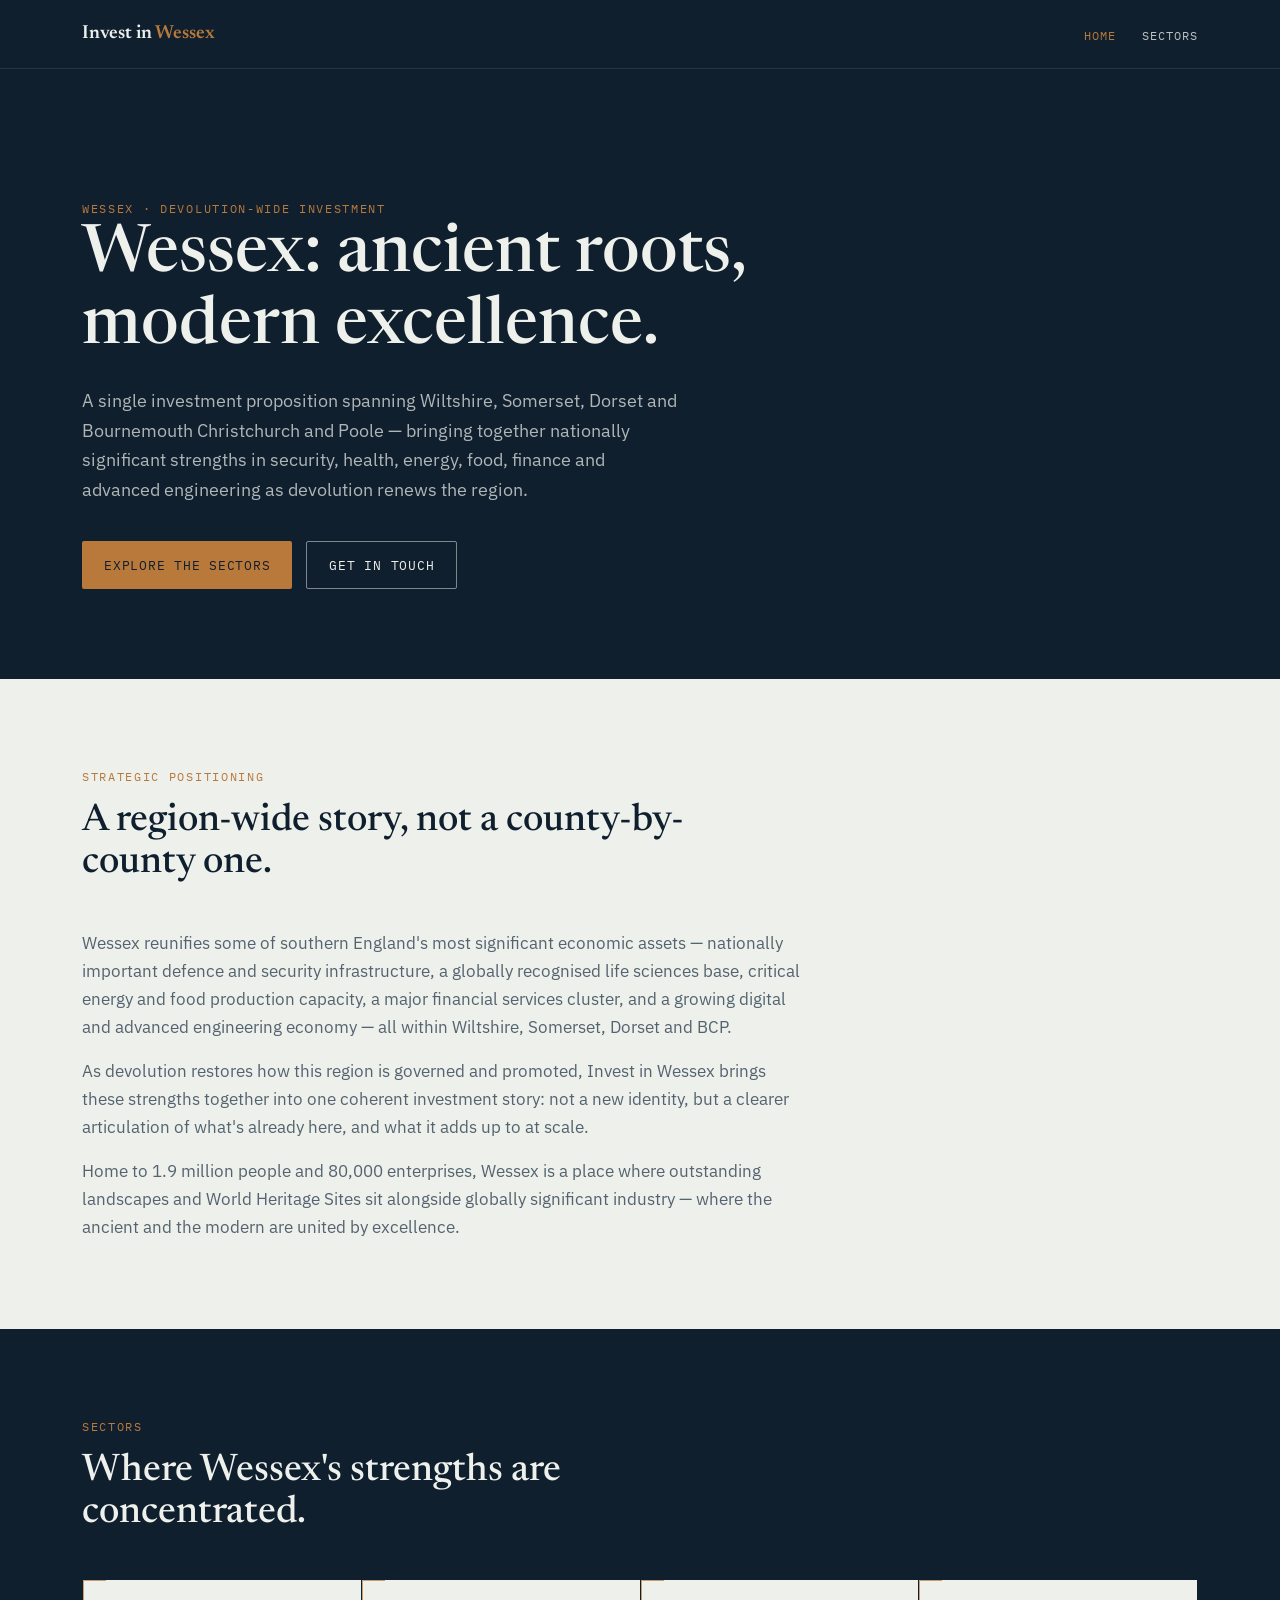
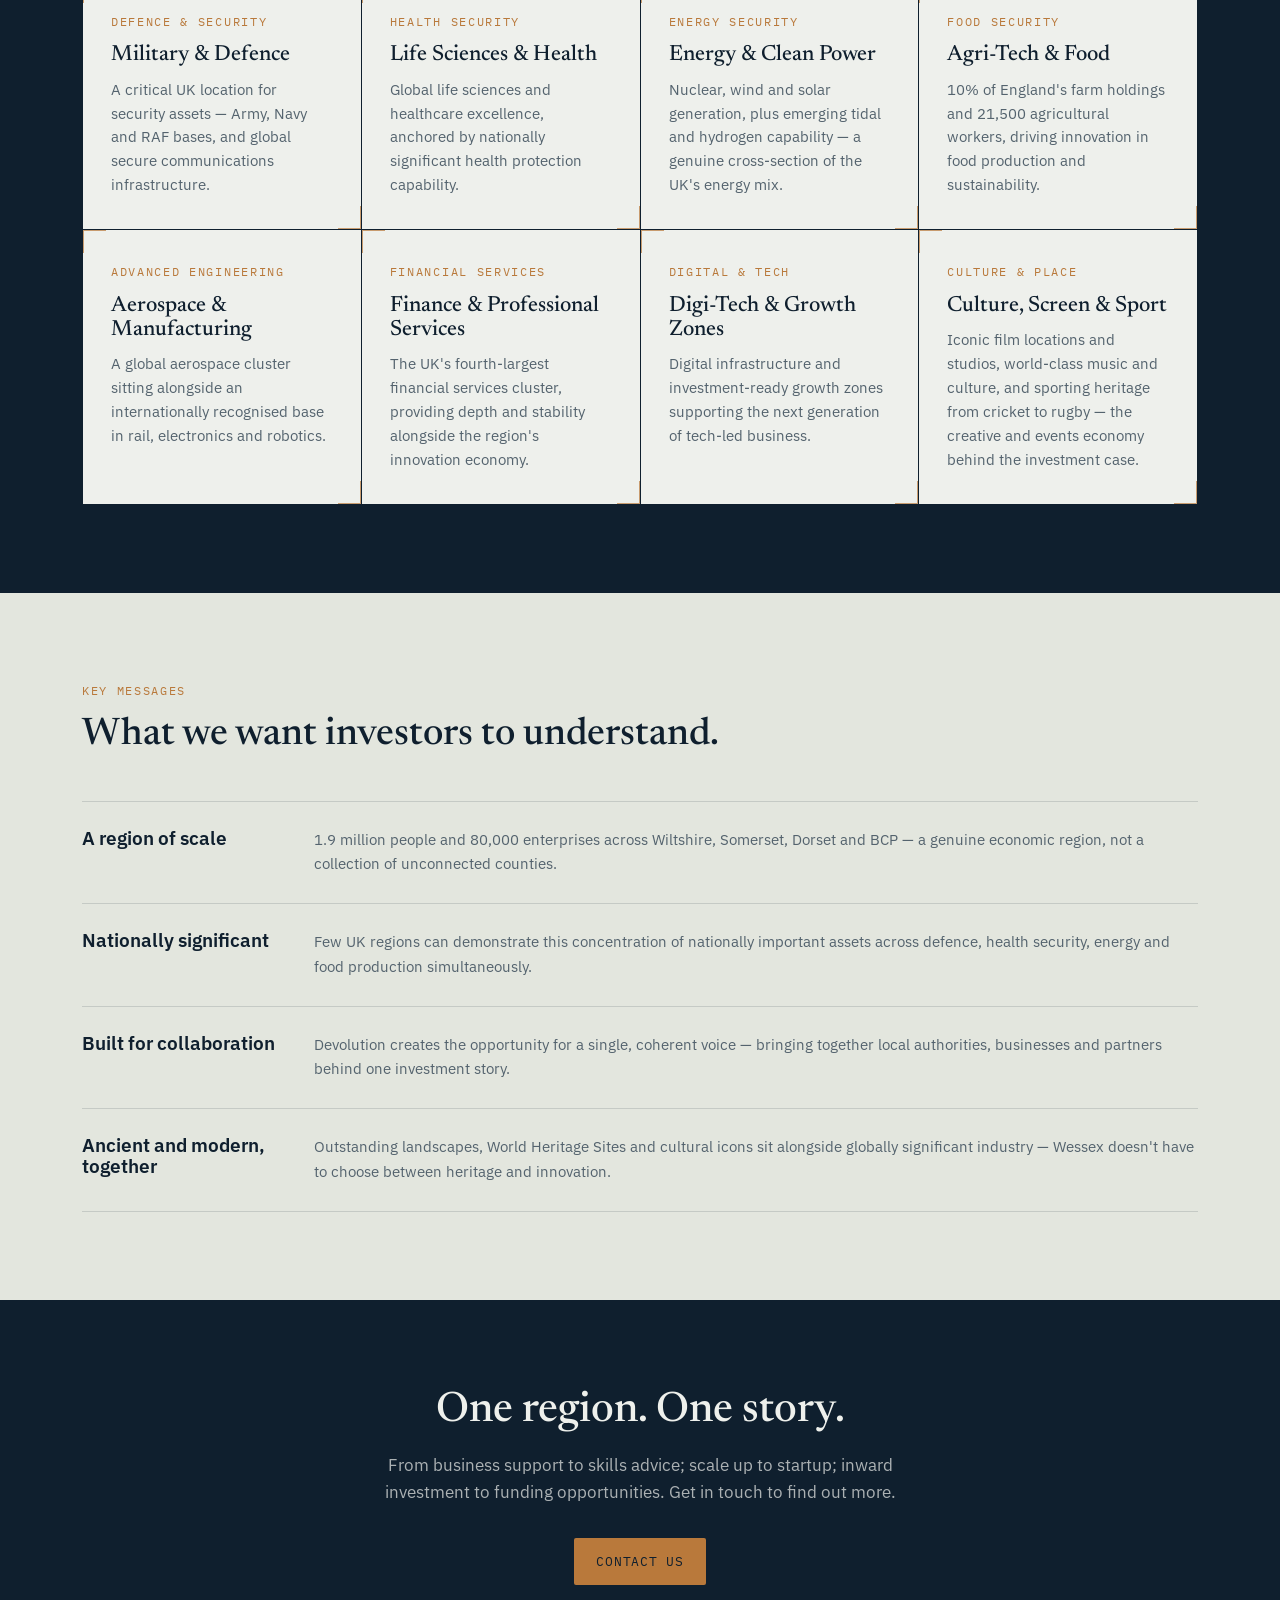
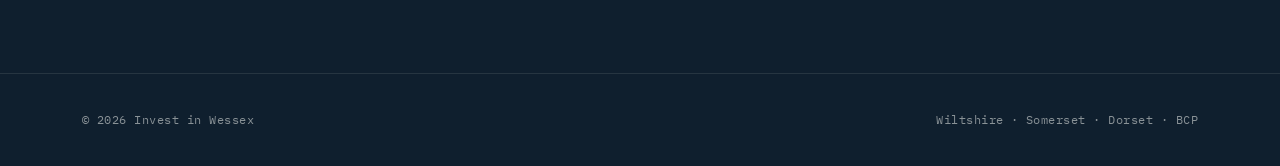
<file: index.html>
<!DOCTYPE html>
<html lang="en">
<head>
<!-- Google tag (gtag.js) -->
<script async src="https://www.googletagmanager.com/gtag/js?id=G-4K1GD97XS8"></script>
<script>
  window.dataLayer = window.dataLayer || [];
  function gtag(){dataLayer.push(arguments);}
  gtag('js', new Date());

  gtag('config', 'G-4K1GD97XS8');
</script>
<meta charset="UTF-8">
<meta name="viewport" content="width=device-width, initial-scale=1.0">
<title>Invest in Wessex — Where the ancient and the modern are united by excellence and innovation</title>
<meta name="description" content="Invest in Wessex: a devolution-wide investment proposition across Wiltshire, Somerset, Dorset and Bournemouth Christchurch and Poole, built on defence, health security, energy, food, finance, digital and advanced engineering excellence.">
<link rel="stylesheet" href="style.css">
</head>
<body>

<nav>
  <div class="wrap">
    <div class="nav-mark">Invest in <span>Wessex</span></div>
    <ul class="nav-links">
      <li><a href="index.html" class="active">Home</a></li>
      <li><a href="index.html#sectors">Sectors</a></li>
    </ul>
  </div>
</nav>

<header class="hero blueprint">
  <div class="wrap">
    <div class="eyebrow">WESSEX · DEVOLUTION-WIDE INVESTMENT</div>
    <h1>Wessex: ancient roots, modern excellence.</h1>
    <p class="lede">A single investment proposition spanning Wiltshire, Somerset, Dorset and Bournemouth Christchurch and Poole — bringing together nationally significant strengths in security, health, energy, food, finance and advanced engineering as devolution renews the region.</p>
    <div class="btn-row">
      <a class="btn btn-filled" href="#sectors">Explore the sectors</a>
      <a class="btn btn-outline" href="mailto:Tim.Burghes@wiltshire.gov.uk">Get in touch</a>
    </div>
  </div>
</header>

<section>
  <div class="wrap">
    <div class="section-head">
      <div class="eyebrow">STRATEGIC POSITIONING</div>
      <h2>A region-wide story, not a county-by-county one.</h2>
    </div>
    <div class="body-copy">
      <p>Wessex reunifies some of southern England's most significant economic assets — nationally important defence and security infrastructure, a globally recognised life sciences base, critical energy and food production capacity, a major financial services cluster, and a growing digital and advanced engineering economy — all within Wiltshire, Somerset, Dorset and BCP.</p>
      <p>As devolution restores how this region is governed and promoted, Invest in Wessex brings these strengths together into one coherent investment story: not a new identity, but a clearer articulation of what's already here, and what it adds up to at scale.</p>
      <p>Home to 1.9 million people and 80,000 enterprises, Wessex is a place where outstanding landscapes and World Heritage Sites sit alongside globally significant industry — where the ancient and the modern are united by excellence.</p>
    </div>
  </div>
</section>

<section class="bg-ink blueprint" id="sectors">
  <div class="wrap">
    <div class="section-head">
      <div class="eyebrow">SECTORS</div>
      <h2>Where Wessex's strengths are concentrated.</h2>
    </div>
  </div>
  <div class="wrap">
    <div class="card-grid">
      <div class="card corner-frame">
        <span class="eyebrow">DEFENCE &amp; SECURITY</span>
        <h3>Military &amp; Defence</h3>
        <p>A critical UK location for security assets — Army, Navy and RAF bases, and global secure communications infrastructure.</p>
      </div>
      <div class="card corner-frame">
        <span class="eyebrow">HEALTH SECURITY</span>
        <h3>Life Sciences &amp; Health</h3>
        <p>Global life sciences and healthcare excellence, anchored by nationally significant health protection capability.</p>
      </div>
      <div class="card corner-frame">
        <span class="eyebrow">ENERGY SECURITY</span>
        <h3>Energy &amp; Clean Power</h3>
        <p>Nuclear, wind and solar generation, plus emerging tidal and hydrogen capability — a genuine cross-section of the UK's energy mix.</p>
      </div>
      <div class="card corner-frame">
        <span class="eyebrow">FOOD SECURITY</span>
        <h3>Agri-Tech &amp; Food</h3>
        <p>10% of England's farm holdings and 21,500 agricultural workers, driving innovation in food production and sustainability.</p>
      </div>
      <div class="card corner-frame">
        <span class="eyebrow">ADVANCED ENGINEERING</span>
        <h3>Aerospace &amp; Manufacturing</h3>
        <p>A global aerospace cluster sitting alongside an internationally recognised base in rail, electronics and robotics.</p>
      </div>
      <div class="card corner-frame">
        <span class="eyebrow">FINANCIAL SERVICES</span>
        <h3>Finance &amp; Professional Services</h3>
        <p>The UK's fourth-largest financial services cluster, providing depth and stability alongside the region's innovation economy.</p>
      </div>
      <div class="card corner-frame">
        <span class="eyebrow">DIGITAL &amp; TECH</span>
        <h3>Digi-Tech &amp; Growth Zones</h3>
        <p>Digital infrastructure and investment-ready growth zones supporting the next generation of tech-led business.</p>
      </div>
      <div class="card corner-frame">
        <span class="eyebrow">CULTURE &amp; PLACE</span>
        <h3>Culture, Screen &amp; Sport</h3>
        <p>Iconic film locations and studios, world-class music and culture, and sporting heritage from cricket to rugby — the creative and events economy behind the investment case.</p>
      </div>
    </div>
  </div>
</section>

<section class="bg-dim">
  <div class="wrap">
    <div class="section-head">
      <div class="eyebrow">KEY MESSAGES</div>
      <h2>What we want investors to understand.</h2>
    </div>
    <div class="msg-list">
      <div class="msg-item">
        <h3>A region of scale</h3>
        <p>1.9 million people and 80,000 enterprises across Wiltshire, Somerset, Dorset and BCP — a genuine economic region, not a collection of unconnected counties.</p>
      </div>
      <div class="msg-item">
        <h3>Nationally significant</h3>
        <p>Few UK regions can demonstrate this concentration of nationally important assets across defence, health security, energy and food production simultaneously.</p>
      </div>
      <div class="msg-item">
        <h3>Built for collaboration</h3>
        <p>Devolution creates the opportunity for a single, coherent voice — bringing together local authorities, businesses and partners behind one investment story.</p>
      </div>
      <div class="msg-item">
        <h3>Ancient and modern, together</h3>
        <p>Outstanding landscapes, World Heritage Sites and cultural icons sit alongside globally significant industry — Wessex doesn't have to choose between heritage and innovation.</p>
      </div>
    </div>
  </div>
</section>

<section class="bg-ink">
  <div class="wrap" style="text-align:center;">
    <h2 style="font-size:clamp(28px,4vw,42px); max-width:640px; margin:0 auto 18px;">One region. One story.</h2>
    <p style="max-width:520px; margin:0 auto 32px; font-size:16.5px;">From business support to skills advice; scale up to startup; inward investment to funding opportunities. Get in touch to find out more.</p>
    <div class="btn-row" style="justify-content:center;">
      <a class="btn btn-filled" href="mailto:Tim.Burghes@wiltshire.gov.uk">Contact us</a>
    </div>
  </div>
</section>

<footer>
  <div class="wrap">
    <span>© 2026 Invest in Wessex</span>
    <span>Wiltshire · Somerset · Dorset · BCP</span>
  </div>
</footer>

</body>
</html>
</file>
<file: style.css>
@import url('https://fonts.googleapis.com/css2?family=Newsreader:opsz,wght@6..72,400;6..72,500;6..72,600&family=IBM+Plex+Sans:wght@400;500;600&family=IBM+Plex+Mono:wght@400;500&display=swap');

:root{
  --ink:#0F1F2E;
  --ink-soft:#16293B;
  --paper:#EEF0EC;
  --paper-dim:#E3E6DE;
  --steel:#54636E;
  --copper:#B9793B;
  --teal:#1F6F6B;
  --line:rgba(15,31,46,0.14);
  --max:1180px;
}
*{box-sizing:border-box; margin:0; padding:0;}
html{scroll-behavior:smooth;}
body{
  background:var(--paper);
  color:var(--ink);
  font-family:'IBM Plex Sans', sans-serif;
  font-size:17px;
  line-height:1.65;
  -webkit-font-smoothing:antialiased;
}
h1,h2,h3{
  font-family:'Newsreader', serif;
  font-weight:500;
  line-height:1.1;
  color:inherit;
}
p{color:var(--steel);}
a{color:inherit;}
.wrap{max-width:var(--max); margin:0 auto; padding:0 32px;}
@media(max-width:640px){.wrap{padding:0 22px;}}

.eyebrow{
  font-family:'IBM Plex Mono', monospace;
  font-size:12px;
  letter-spacing:0.14em;
  text-transform:uppercase;
  color:var(--copper);
}

/* ---------- NAV ---------- */
nav{
  position:sticky; top:0; z-index:50;
  background:var(--ink);
  color:var(--paper);
  border-bottom:1px solid rgba(238,240,236,0.1);
}
nav .wrap{
  display:flex; align-items:center; justify-content:space-between;
  height:68px; flex-wrap:wrap;
}
.nav-mark{
  font-family:'Newsreader', serif; font-weight:600; font-size:19px;
}
.nav-mark span{color:var(--copper);}
.nav-links{display:flex; gap:26px; list-style:none; flex-wrap:wrap;}
.nav-links a{
  font-family:'IBM Plex Mono', monospace;
  font-size:12px; letter-spacing:0.08em; text-transform:uppercase;
  text-decoration:none; opacity:0.78; transition:opacity 0.2s;
}
.nav-links a:hover, .nav-links a.active{opacity:1; color:var(--copper);}
@media(max-width:760px){.nav-links{gap:14px;} .nav-links a{font-size:10.5px;}}

/* ---------- BLUEPRINT GRID BG ---------- */
.blueprint{
  background-image:
    linear-gradient(rgba(238,240,236,0.055) 1px, transparent 1px),
    linear-gradient(90deg, rgba(238,240,236,0.055) 1px, transparent 1px);
  background-size:42px 42px;
}
.corner-frame{
  position:relative;
}
.corner-frame::before, .corner-frame::after{
  content:"";
  position:absolute; width:22px; height:22px;
  border-color:var(--copper); border-style:solid; opacity:0.7;
}
.corner-frame::before{top:0; left:0; border-width:1.5px 0 0 1.5px;}
.corner-frame::after{bottom:0; right:0; border-width:0 1.5px 1.5px 0;}

/* ---------- HERO ---------- */
.hero{
  background:var(--ink);
  color:var(--paper);
  padding:130px 0 90px;
}
.hero-eyebrow{margin-bottom:20px;}
.hero h1{
  font-size:clamp(38px, 6vw, 66px);
  max-width:760px;
  margin-bottom:22px;
}
.hero p.lede{
  max-width:600px;
  font-size:18px;
  color:rgba(238,240,236,0.72);
  margin-bottom:36px;
}
.btn{
  display:inline-flex; align-items:center; gap:8px;
  font-family:'IBM Plex Mono', monospace;
  font-size:12.5px; letter-spacing:0.06em; text-transform:uppercase;
  text-decoration:none;
  padding:13px 22px;
  border-radius:2px;
  transition:opacity 0.2s ease, transform 0.2s ease;
}
.btn:hover{transform:translateY(-2px);}
.btn-filled{background:var(--copper); color:var(--ink);}
.btn-outline{border:1px solid rgba(238,240,236,0.5); color:var(--paper);}
.btn-outline.dark{border:1px solid var(--ink); color:var(--ink);}
.btn-row{display:flex; gap:14px; flex-wrap:wrap;}

/* ---------- SECTIONS ---------- */
section{padding:88px 0;}
section.tight{padding:64px 0;}
.section-head{max-width:640px; margin-bottom:44px;}
.section-head .eyebrow{margin-bottom:14px;}
.section-head h2{font-size:clamp(28px,4vw,38px);}
.body-copy{max-width:720px; font-size:17px;}
.body-copy p + p{margin-top:16px;}
.border-top{border-top:1px solid var(--line);}
.bg-dim{background:var(--paper-dim);}
.bg-ink{background:var(--ink); color:var(--paper);}
.bg-ink p{color:rgba(238,240,236,0.7);}
.bg-ink .section-head h2{color:var(--paper);}

/* ---------- PILLAR / SECTOR CARDS ---------- */
.card-grid{
  display:grid;
  grid-template-columns:repeat(auto-fit, minmax(240px, 1fr));
  gap:1px;
  background:var(--line);
  border:1px solid var(--line);
}
.card{
  background:var(--paper);
  padding:32px 28px;
  text-decoration:none;
  color:var(--ink);
  transition:background 0.2s ease;
}
.card:hover{background:var(--paper-dim);}
.card .eyebrow{display:block; margin-bottom:12px;}
.card h3{font-size:22px; margin-bottom:10px; color:var(--ink);}
.card p{font-size:14.5px; color:var(--steel) !important;}
.card .arrow{
  display:inline-block; margin-top:16px;
  font-family:'IBM Plex Mono', monospace; font-size:12px;
  color:var(--copper);
}

/* ---------- STAT / KEY MESSAGE BLOCKS ---------- */
.msg-list{display:flex; flex-direction:column; gap:0;}
.msg-item{
  padding:26px 0;
  border-bottom:1px solid var(--line);
  display:grid;
  grid-template-columns:200px 1fr;
  gap:32px;
}
.msg-item:first-child{border-top:1px solid var(--line);}
.msg-item h3{font-size:19px; font-weight:600; font-family:'IBM Plex Sans', sans-serif;}
.msg-item p{font-size:15px;}
@media(max-width:700px){
  .msg-item{grid-template-columns:1fr; gap:8px;}
}

/* ---------- AUDIENCE / TWO-COL ---------- */
.two-col{display:grid; grid-template-columns:1fr 1fr; gap:56px;}
@media(max-width:800px){.two-col{grid-template-columns:1fr;}}

/* ---------- SECTOR DETAIL HEADER ---------- */
.sector-hero{
  padding:120px 0 70px;
  color:var(--paper);
}
.sector-hero .eyebrow{color:rgba(238,240,236,0.65);}
.sector-hero h1{font-size:clamp(34px,5vw,54px); max-width:700px; margin:16px 0 20px;}
.sector-hero p{max-width:600px; color:rgba(238,240,236,0.75); font-size:17px;}
.back-link{
  display:inline-block; margin-bottom:28px;
  font-family:'IBM Plex Mono', monospace; font-size:12px;
  letter-spacing:0.06em; text-transform:uppercase;
  text-decoration:none; color:rgba(238,240,236,0.6);
}
.back-link:hover{color:var(--copper);}

.pillar-tag-row{display:flex; gap:10px; flex-wrap:wrap; margin-top:24px;}
.pillar-tag{
  font-family:'IBM Plex Mono', monospace; font-size:11.5px;
  letter-spacing:0.04em;
  padding:6px 12px; border:1px solid rgba(238,240,236,0.4);
  border-radius:20px; color:rgba(238,240,236,0.85);
}

/* ---------- FOOTER ---------- */
footer{
  background:var(--ink);
  color:rgba(238,240,236,0.55);
  border-top:1px solid rgba(238,240,236,0.1);
  padding:36px 0;
}
footer .wrap{
  display:flex; justify-content:space-between; align-items:center;
  font-family:'IBM Plex Mono', monospace;
  font-size:12px; letter-spacing:0.04em;
  flex-wrap:wrap; gap:12px;
}
footer a{text-decoration:none; color:var(--copper);}

:focus-visible{outline:2px solid var(--copper); outline-offset:3px;}
@media(prefers-reduced-motion: reduce){
  html{scroll-behavior:auto;}
  *{transition:none !important;}
}
</file>
